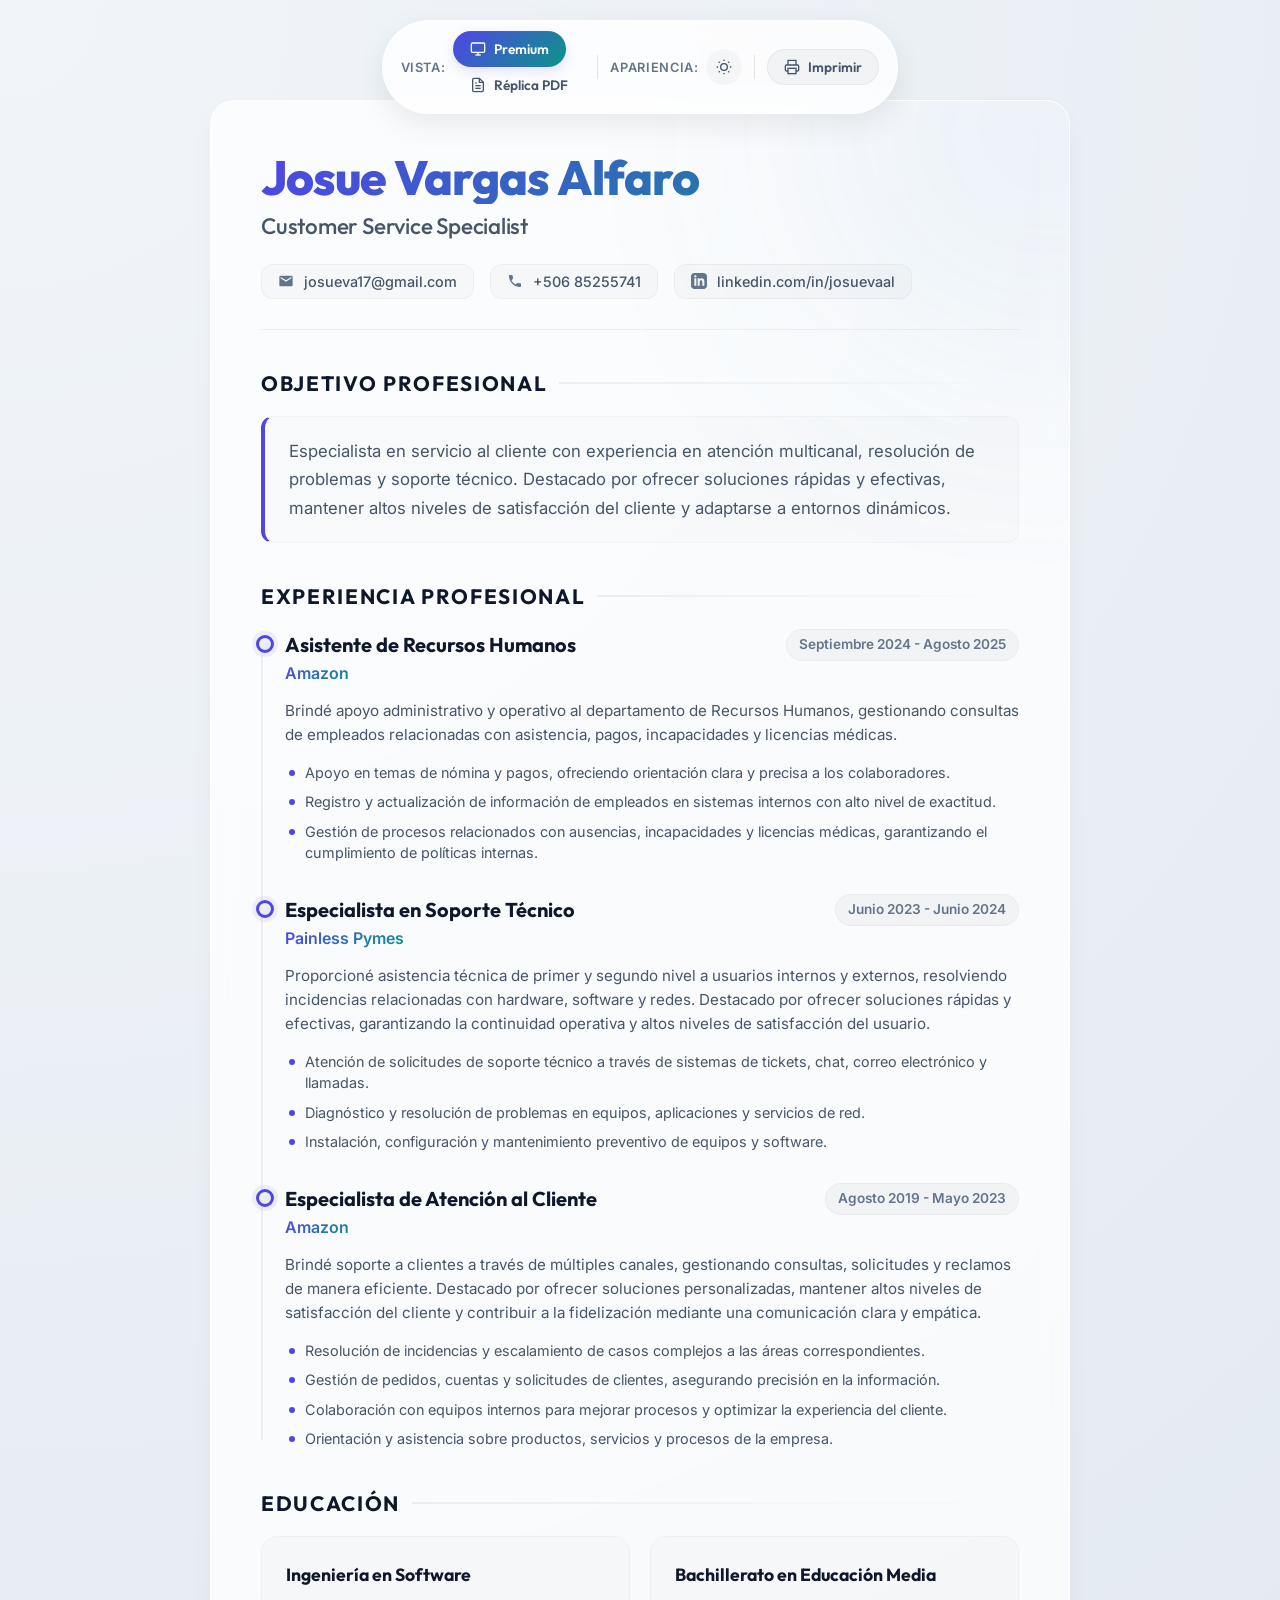
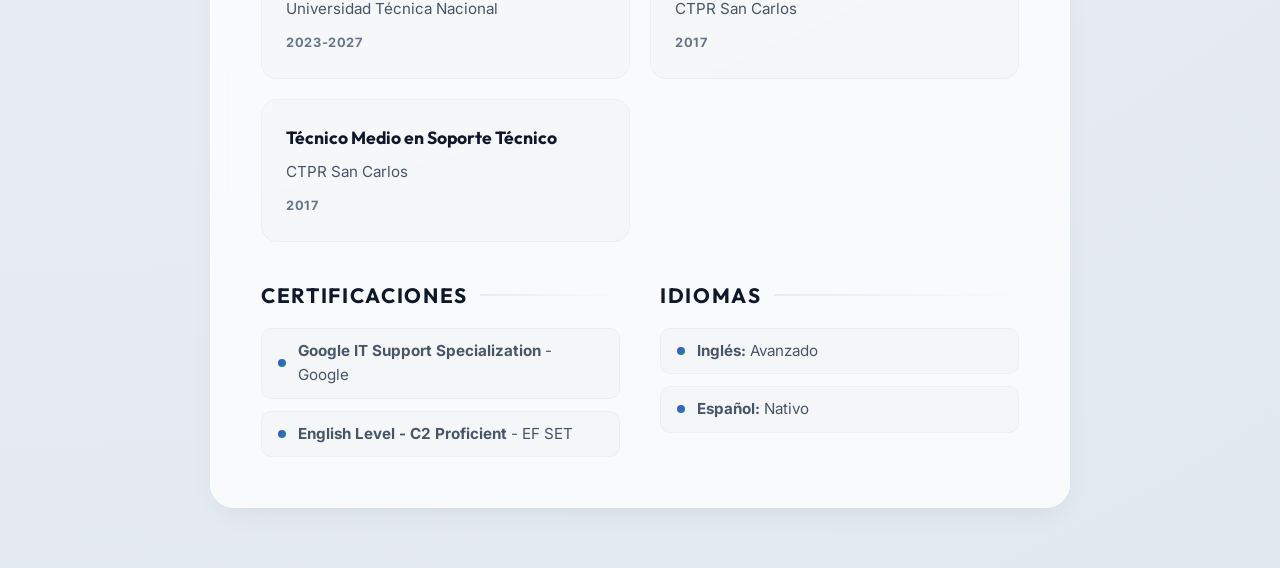
<file: clases/clase-03/index.html>
<!DOCTYPE html>
<html lang="es">
<head>
    <meta charset="UTF-8">
    <meta name="viewport" content="width=device-width, initial-scale=1.0">
    <title>Josue Vargas Alfaro - Curriculum Vitae</title>
    <meta name="description" content="Curriculum Vitae de Josue Vargas Alfaro - Customer Service Specialist. Experiencia en servicio al cliente, soporte técnico y recursos humanos.">
    <!-- Google Fonts -->
    <link rel="preconnect" href="https://fonts.googleapis.com">
    <link rel="preconnect" href="https://fonts.gstatic.com" crossorigin>
    <link href="https://fonts.googleapis.com/css2?family=Inter:wght@300;400;500;600;700&family=Outfit:wght@400;500;600;700;800&display=swap" rel="stylesheet">
    <!-- Main Stylesheet -->
    <link rel="stylesheet" href="styles.css">
</head>
<body>

    <!-- Theme and Layout Controls (Floating Dashboard) -->
    <div class="control-panel" id="controlPanel">
        <div class="control-group">
            <span class="control-label">Vista:</span>
            <div class="toggle-buttons">
                <button id="btnWebMode" class="btn-toggle active" title="Vista web interactiva moderna">
                    <svg class="icon" viewBox="0 0 24 24" fill="none" stroke="currentColor" stroke-width="2">
                        <rect x="2" y="3" width="20" height="14" rx="2" ry="2"></rect>
                        <line x1="8" y1="21" x2="16" y2="21"></line>
                        <line x1="12" y1="17" x2="12" y2="21"></line>
                    </svg>
                    <span>Premium</span>
                </button>
                <button id="btnPdfMode" class="btn-toggle" title="Réplica exacta del PDF original">
                    <svg class="icon" viewBox="0 0 24 24" fill="none" stroke="currentColor" stroke-width="2">
                        <path d="M14 2H6a2 2 0 0 0-2 2v16a2 2 0 0 0 2 2h12a2 2 0 0 0 2-2V8z"></path>
                        <polyline points="14 2 14 8 20 8"></polyline>
                        <line x1="16" y1="13" x2="8" y2="13"></line>
                        <line x1="16" y1="17" x2="8" y2="17"></line>
                        <polyline points="10 9 9 9 8 9"></polyline>
                    </svg>
                    <span>Réplica PDF</span>
                </button>
            </div>
        </div>
        <div class="control-divider"></div>
        <div class="control-group">
            <span class="control-label">Apariencia:</span>
            <button id="btnThemeToggle" class="btn-theme" title="Alternar Modo Oscuro/Claro">
                <svg class="icon icon-sun" viewBox="0 0 24 24" fill="none" stroke="currentColor" stroke-width="2">
                    <circle cx="12" cy="12" r="5"></circle>
                    <line x1="12" y1="1" x2="12" y2="3"></line>
                    <line x1="12" y1="21" x2="12" y2="23"></line>
                    <line x1="4.22" y1="4.22" x2="5.64" y2="5.64"></line>
                    <line x1="18.36" y1="18.36" x2="19.78" y2="19.78"></line>
                    <line x1="1" y1="12" x2="3" y2="12"></line>
                    <line x1="21" y1="12" x2="23" y2="12"></line>
                    <line x1="4.22" y1="19.78" x2="5.64" y2="18.36"></line>
                    <line x1="18.36" y1="5.64" x2="19.78" y2="4.22"></line>
                </svg>
                <svg class="icon icon-moon" viewBox="0 0 24 24" fill="none" stroke="currentColor" stroke-width="2" style="display: none;">
                    <path d="M21 12.79A9 9 0 1 1 11.21 3 7 7 0 0 0 21 12.79z"></path>
                </svg>
            </button>
        </div>
        <div class="control-divider"></div>
        <button id="btnPrint" class="btn-action" title="Imprimir o guardar como PDF">
            <svg class="icon" viewBox="0 0 24 24" fill="none" stroke="currentColor" stroke-width="2">
                <polyline points="6 9 6 2 18 2 18 9"></polyline>
                <path d="M6 18H4a2 2 0 0 1-2-2v-5a2 2 0 0 1 2-2h16a2 2 0 0 1 2 2v5a2 2 0 0 1-2 2h-2"></path>
                <rect x="6" y="14" width="12" height="8"></rect>
            </svg>
            <span>Imprimir</span>
        </button>
    </div>

    <!-- Main CV Workspace -->
    <main class="cv-wrapper">
        <div class="cv-container mode-web" id="cvContainer">
            
            <!-- Resume Header -->
            <header class="cv-header">
                <div class="header-main animate-fade-in">
                    <h1 class="name">Josue Vargas Alfaro</h1>
                    <p class="title">Customer Service Specialist</p>
                </div>
                
                <!-- Contact Row -->
                <div class="contact-bar animate-fade-in delay-1">
                    <div class="contact-item" id="contactEmail" data-copy="josueva17@gmail.com" title="Haga clic para copiar">
                        <div class="icon-wrapper">
                            <svg class="contact-icon" viewBox="0 0 24 24" fill="currentColor">
                                <path d="M20 4H4c-1.1 0-1.99.9-1.99 2L2 18c0 1.1.9 2 2 2h16c1.1 0 2-.9 2-2V6c0-1.1-.9-2-2-2zm0 4l-8 5-8-5V6l8 5 8-5v2z"/>
                            </svg>
                        </div>
                        <span class="contact-text">josueva17@gmail.com</span>
                        <span class="copy-badge">Copiado</span>
                    </div>

                    <div class="contact-item" id="contactPhone" data-copy="+506 85255741" title="Haga clic para copiar">
                        <div class="icon-wrapper">
                            <svg class="contact-icon" viewBox="0 0 24 24" fill="currentColor">
                                <path d="M6.62 10.79c1.44 2.83 3.76 5.14 6.59 6.59l2.2-2.2c.27-.27.67-.36 1.02-.24 1.12.37 2.33.57 3.57.57.55 0 1 .45 1 1V20c0 .55-.45 1-1 1-9.39 0-17-7.61-17-17 0-.55.45-1 1-1h3.5c.55 0 1 .45 1 1 0 1.25.2 2.45.57 3.57.11.35.03.74-.25 1.02l-2.2 2.2z"/>
                            </svg>
                        </div>
                        <span class="contact-text">+506 85255741</span>
                        <span class="copy-badge">Copiado</span>
                    </div>

                    <a href="https://www.linkedin.com/in/josuevaal" target="_blank" rel="noopener noreferrer" class="contact-item link-item" title="Ver perfil de LinkedIn">
                        <div class="icon-wrapper">
                            <svg class="contact-icon" viewBox="0 0 24 24" fill="currentColor">
                                <path d="M19 0h-14c-2.761 0-5 2.239-5 5v14c0 2.761 2.239 5 5 5h14c2.762 0 5-2.239 5-5v-14c0-2.761-2.238-5-5-5zm-11 19h-3v-11h3v11zm-1.5-12.268c-.966 0-1.75-.779-1.75-1.75s.784-1.75 1.75-1.75 1.75.779 1.75 1.75-.784 1.75-1.75 1.75zm13.5 12.268h-3v-5.604c0-3.368-4-3.113-4 0v5.604h-3v-11h3v1.765c1.396-2.586 7-2.777 7 2.476v6.759z"/>
                            </svg>
                        </div>
                        <span class="contact-text">linkedin.com/in/josuevaal</span>
                    </a>
                </div>
            </header>

            <!-- Objective Section -->
            <section class="cv-section animate-fade-in delay-2">
                <h2 class="section-title">Objetivo Profesional</h2>
                <div class="section-content objective-box">
                    <p>Especialista en servicio al cliente con experiencia en atención multicanal, resolución de problemas y soporte técnico. Destacado por ofrecer soluciones rápidas y efectivas, mantener altos niveles de satisfacción del cliente y adaptarse a entornos dinámicos.</p>
                </div>
            </section>

            <!-- Experience Section -->
            <section class="cv-section animate-fade-in delay-3">
                <h2 class="section-title">Experiencia Profesional</h2>
                <div class="section-content timeline">
                    
                    <!-- Job Card 1 -->
                    <div class="job-card">
                        <div class="job-header">
                            <div class="job-main">
                                <h3 class="job-role">Asistente de Recursos Humanos</h3>
                                <span class="job-company">Amazon</span>
                            </div>
                            <span class="job-date">Septiembre 2024 - Agosto 2025</span>
                        </div>
                        <p class="job-description">Brindé apoyo administrativo y operativo al departamento de Recursos Humanos, gestionando consultas de empleados relacionadas con asistencia, pagos, incapacidades y licencias médicas.</p>
                        <ul class="job-bullets">
                            <li>Apoyo en temas de nómina y pagos, ofreciendo orientación clara y precisa a los colaboradores.</li>
                            <li>Registro y actualización de información de empleados en sistemas internos con alto nivel de exactitud.</li>
                            <li>Gestión de procesos relacionados con ausencias, incapacidades y licencias médicas, garantizando el cumplimiento de políticas internas.</li>
                        </ul>
                    </div>

                    <!-- Job Card 2 -->
                    <div class="job-card">
                        <div class="job-header">
                            <div class="job-main">
                                <h3 class="job-role">Especialista en Soporte Técnico</h3>
                                <span class="job-company">Painless Pymes</span>
                            </div>
                            <span class="job-date">Junio 2023 - Junio 2024</span>
                        </div>
                        <p class="job-description">Proporcioné asistencia técnica de primer y segundo nivel a usuarios internos y externos, resolviendo incidencias relacionadas con hardware, software y redes. Destacado por ofrecer soluciones rápidas y efectivas, garantizando la continuidad operativa y altos niveles de satisfacción del usuario.</p>
                        <ul class="job-bullets">
                            <li>Atención de solicitudes de soporte técnico a través de sistemas de tickets, chat, correo electrónico y llamadas.</li>
                            <li>Diagnóstico y resolución de problemas en equipos, aplicaciones y servicios de red.</li>
                            <li>Instalación, configuración y mantenimiento preventivo de equipos y software.</li>
                        </ul>
                    </div>

                    <!-- Job Card 3 -->
                    <div class="job-card">
                        <div class="job-header">
                            <div class="job-main">
                                <h3 class="job-role">Especialista de Atención al Cliente</h3>
                                <span class="job-company">Amazon</span>
                            </div>
                            <span class="job-date">Agosto 2019 - Mayo 2023</span>
                        </div>
                        <p class="job-description">Brindé soporte a clientes a través de múltiples canales, gestionando consultas, solicitudes y reclamos de manera eficiente. Destacado por ofrecer soluciones personalizadas, mantener altos niveles de satisfacción del cliente y contribuir a la fidelización mediante una comunicación clara y empática.</p>
                        <ul class="job-bullets">
                            <li>Resolución de incidencias y escalamiento de casos complejos a las áreas correspondientes.</li>
                            <li>Gestión de pedidos, cuentas y solicitudes de clientes, asegurando precisión en la información.</li>
                            <li>Colaboración con equipos internos para mejorar procesos y optimizar la experiencia del cliente.</li>
                            <li>Orientación y asistencia sobre productos, servicios y procesos de la empresa.</li>
                        </ul>
                    </div>

                </div>
            </section>

            <!-- Education Section -->
            <section class="cv-section animate-fade-in delay-4">
                <h2 class="section-title">Educación</h2>
                <div class="section-content education-grid">
                    
                    <div class="edu-card">
                        <h3 class="edu-degree">Ingeniería en Software</h3>
                        <p class="edu-school">Universidad Técnica Nacional</p>
                        <span class="edu-date">2023-2027</span>
                    </div>

                    <div class="edu-card">
                        <h3 class="edu-degree">Bachillerato en Educación Media</h3>
                        <p class="edu-school">CTPR San Carlos</p>
                        <span class="edu-date">2017</span>
                    </div>

                    <div class="edu-card">
                        <h3 class="edu-degree">Técnico Medio en Soporte Técnico</h3>
                        <p class="edu-school">CTPR San Carlos</p>
                        <span class="edu-date">2017</span>
                    </div>

                </div>
            </section>

            <!-- Double Column for Certifications & Languages (Interactive view merges or layouts beautifully) -->
            <div class="details-row animate-fade-in delay-5">
                
                <!-- Certifications Section -->
                <section class="cv-section section-half">
                    <h2 class="section-title">Certificaciones</h2>
                    <div class="section-content">
                        <ul class="styled-list certs-list">
                            <li>
                                <div class="list-bullet"></div>
                                <span class="list-text"><strong>Google IT Support Specialization</strong> - Google</span>
                            </li>
                            <li>
                                <div class="list-bullet"></div>
                                <span class="list-text"><strong>English Level - C2 Proficient</strong> - EF SET</span>
                            </li>
                        </ul>
                    </div>
                </section>

                <!-- Languages Section -->
                <section class="cv-section section-half">
                    <h2 class="section-title">Idiomas</h2>
                    <div class="section-content">
                        <ul class="styled-list languages-list">
                            <li>
                                <div class="list-bullet"></div>
                                <span class="list-text"><strong>Inglés:</strong> Avanzado</span>
                            </li>
                            <li>
                                <div class="list-bullet"></div>
                                <span class="list-text"><strong>Español:</strong> Nativo</span>
                            </li>
                        </ul>
                    </div>
                </section>

            </div>

        </div>
    </main>

    <!-- Interactive script -->
    <script src="script.js"></script>
</body>
</html>
</file>
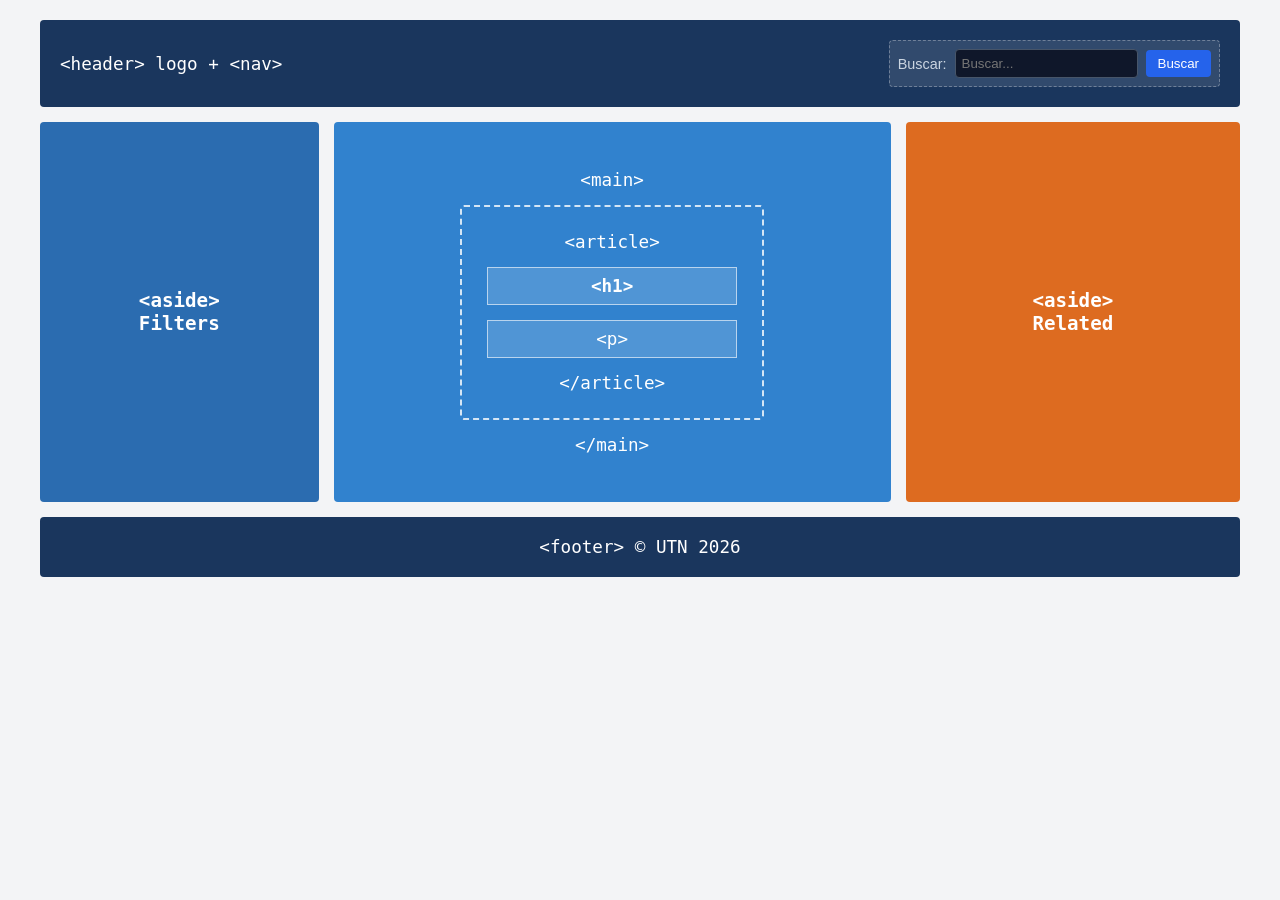
<file: clases/clase-03/workshop_semantico.html>
<!DOCTYPE html>
<html lang="es">
<head>
  <meta charset="UTF-8">
  <meta name="viewport" content="width=device-width, initial-scale=1.0">
  <title>Del wireframe al HTML semántico</title>
  <style>
    /* ==========================================
       ESTILOS GENERALES
       ========================================== */
    body {
      font-family: Arial, sans-serif;
      margin: 0;
      padding: 20px;
      background-color: #f3f4f6;
      color: #334155;
    }

    .container {
      max-width: 1200px;
      margin: 0 auto;
      display: flex;
      flex-direction: column;
      gap: 15px;
    }



    /* ==========================================
       1. HEADER SEMÁNTICO (Color Azul Oscuro)
       ========================================== */
    header {
      background-color: #1a365d; /* Azul oscuro del wireframe */
      color: #ffffff;
      padding: 20px;
      border-radius: 4px;
      display: flex;
      justify-content: space-between;
      align-items: center;
      min-height: 80px;
      box-sizing: border-box;
      font-family: monospace;
      font-size: 1.1rem;
    }

    .header-label {
      display: flex;
      align-items: center;
      gap: 10px;
    }

    /* Formulario de búsqueda (Instrucción del taller) */
    .search-form {
      display: flex;
      gap: 8px;
      align-items: center;
      font-family: sans-serif;
      font-size: 0.9rem;
      background-color: rgba(255, 255, 255, 0.1);
      padding: 8px;
      border-radius: 4px;
      border: 1px dashed rgba(255, 255, 255, 0.3);
    }

    .search-form label {
      color: #cbd5e1;
    }

    .search-form input[type="search"] {
      padding: 6px;
      border-radius: 4px;
      border: 1px solid #475569;
      background-color: #0f172a;
      color: white;
    }

    .search-form button {
      padding: 6px 12px;
      background-color: #2563eb;
      color: white;
      border: none;
      border-radius: 4px;
      cursor: pointer;
    }

    .search-form button:hover {
      background-color: #1d4ed8;
    }

    /* ==========================================
       DISTRIBUCIÓN EN TRES COLUMNAS (GRID)
       ========================================== */
    .columns {
      display: grid;
      grid-template-columns: 1fr 2fr 1.2fr;
      gap: 15px;
      min-height: 380px;
    }

    /* ==========================================
       2. ASIDE FILTROS (Azul)
       ========================================== */
    aside.filters {
      background-color: #2b6cb0; /* Azul del wireframe */
      color: #ffffff;
      padding: 20px;
      border-radius: 4px;
      display: flex;
      justify-content: center;
      align-items: center;
      text-align: center;
      font-family: monospace;
      font-size: 1.2rem;
      font-weight: bold;
    }

    /* ==========================================
       3. MAIN + ARTICLE (Azul Claro)
       ========================================== */
    main {
      background-color: #3182ce; /* Azul claro del wireframe */
      color: #ffffff;
      padding: 20px;
      border-radius: 4px;
      display: flex;
      flex-direction: column;
      justify-content: center;
      align-items: center;
      font-family: monospace;
      font-size: 1.1rem;
      gap: 15px;
    }

    article {
      border: 2px dashed rgba(255, 255, 255, 0.8);
      padding: 25px;
      border-radius: 4px;
      text-align: center;
      display: flex;
      flex-direction: column;
      gap: 15px;
      min-width: 250px;
    }

    article h1 {
      border: 1px solid rgba(255, 255, 255, 0.6);
      padding: 8px;
      margin: 0;
      font-size: 1.1rem;
      background-color: rgba(255, 255, 255, 0.15);
    }

    article p {
      border: 1px solid rgba(255, 255, 255, 0.6);
      padding: 8px;
      margin: 0;
      font-size: 1.1rem;
      background-color: rgba(255, 255, 255, 0.15);
    }

    /* ==========================================
       4. ASIDE RELACIONADOS (Naranja)
       ========================================== */
    aside.related {
      background-color: #dd6b20; /* Naranja del wireframe */
      color: #ffffff;
      padding: 20px;
      border-radius: 4px;
      display: flex;
      justify-content: center;
      align-items: center;
      text-align: center;
      font-family: monospace;
      font-size: 1.2rem;
      font-weight: bold;
    }

    /* ==========================================
       5. FOOTER SEMÁNTICO (Pie de Página - Azul Oscuro)
       ========================================== */
    footer {
      background-color: #1a365d; /* Azul oscuro del wireframe */
      color: #ffffff;
      padding: 20px;
      border-radius: 4px;
      text-align: center;
      font-family: monospace;
      font-size: 1.1rem;
      min-height: 60px;
      display: flex;
      justify-content: center;
      align-items: center;
      box-sizing: border-box;
    }


  </style>
</head>
<body>

  <div class="container">


    <!-- HEADER SEMÁNTICO -->
    <header>
      <div class="header-label">
        &lt;header&gt; logo + &lt;nav&gt;
      </div>
      
      <!-- Formulario de búsqueda (Instrucción 2) -->
      <form class="search-form" action="#" method="GET">
        <label for="search-input">Buscar:</label>
        <input type="search" id="search-input" name="q" placeholder="Buscar..." required>
        <button type="submit">Buscar</button>
      </form>
    </header>

    <!-- CONTENEDOR EN TRES COLUMNAS -->
    <div class="columns">
      
      <!-- ASIDE FILTROS -->
      <aside class="filters">
        &lt;aside&gt;<br>Filters
      </aside>

      <!-- MAIN CONTENIDO PRINCIPAL -->
      <main>
        &lt;main&gt;
        <article>
          &lt;article&gt;
          <h1>&lt;h1&gt;</h1>
          <p>&lt;p&gt;</p>
          &lt;/article&gt;
        </article>
        &lt;/main&gt;
      </main>

      <!-- ASIDE RELACIONADOS -->
      <aside class="related">
        &lt;aside&gt;<br>Related
      </aside>

    </div>

    <!-- FOOTER SEMÁNTICO -->
    <footer>
      &lt;footer&gt; © UTN 2026
    </footer>



  </div>

</body>
</html>
</file>
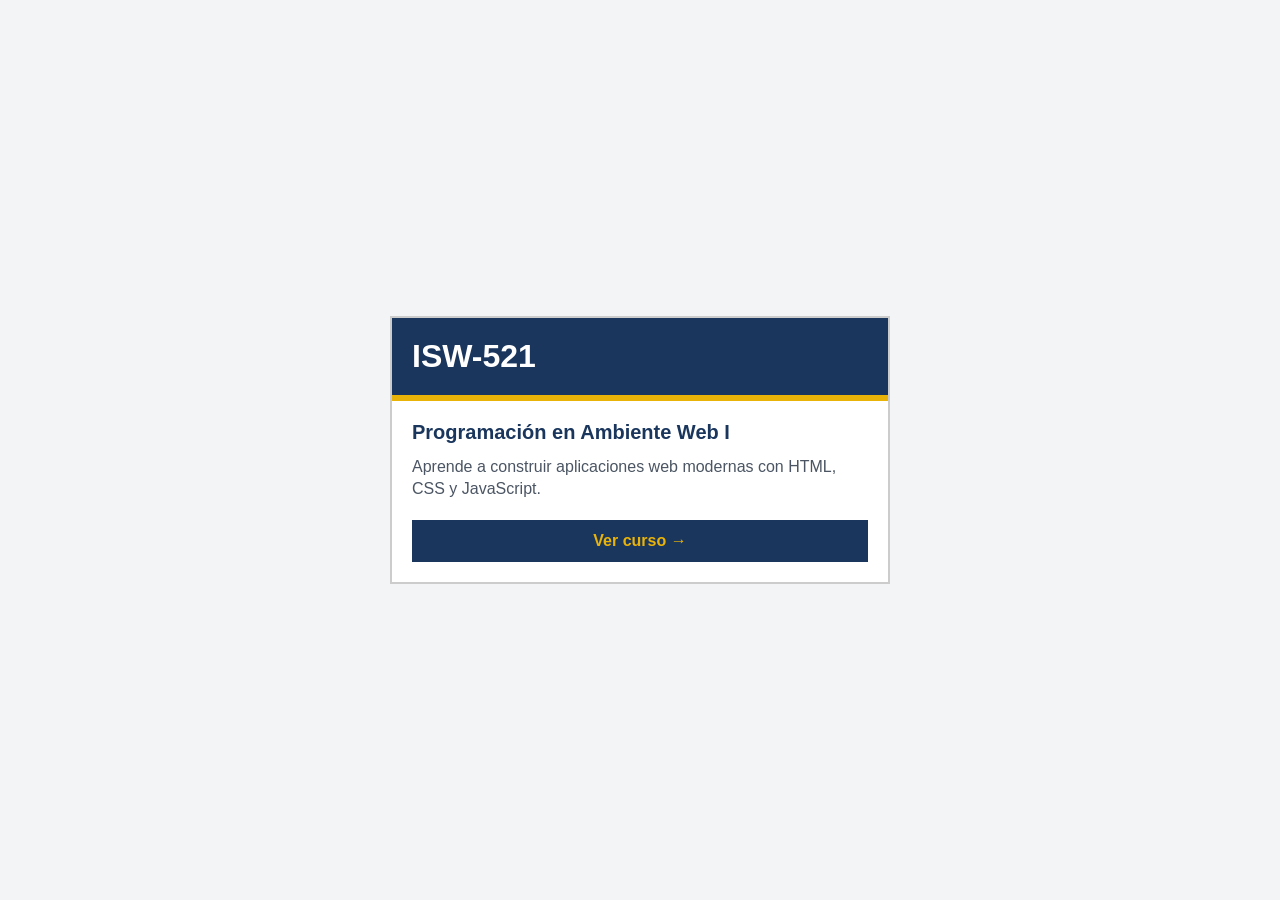
<file: clases/clase-06/tarjeta.html>
<!DOCTYPE html>
<html lang="es">
<head>
  <meta charset="UTF-8">
  <title>Tarjeta ISW-521</title>
  <style>

    * {
      box-sizing: border-box;
      margin: 0;
      padding: 0;
    }

    body {
      font-family: Arial, sans-serif;
      background-color: #f3f4f6;
      display: flex;
      justify-content: center;
      align-items: center;
      min-height: 100vh;
    }

    .card {
      width: 500px;
      margin: 16px;
      border: 2px solid #ccc;
      background-color: #ffffff;
    }

    .card-header {
      background-color: #1a365d;
      color: #ffffff;
      padding: 20px;
      font-size: 32px;
      font-weight: bold;
    }

    .card-separator {
      height: 6px;
      background-color: #eab308;
    }

    .card-body {
      padding: 20px;
    }

    .card-title {
      color: #1a365d;
      font-size: 20px;
      font-weight: bold;
      margin-bottom: 12px;
    }

    .card-text {
      color: #4b5563;
      font-size: 16px;
      margin-bottom: 20px;
      line-height: 1.4;
    }

    .card-button {
      display: block;
      width: 100%;
      background-color: #1a365d;
      color: #eab308;
      text-align: center;
      padding: 12px;
      text-decoration: none;
      font-weight: bold;
      border: none;
      font-size: 16px;
      cursor: pointer;
    }
  </style>
</head>
<body>

  <div class="card">
    <div class="card-header">
      ISW-521
    </div>
    <div class="card-separator"></div>
    <div class="card-body">
      <div class="card-title">Programación en Ambiente Web I</div>
      <p class="card-text">Aprende a construir aplicaciones web modernas con HTML, CSS y JavaScript.</p>
      <a href="#" class="card-button">Ver curso &rarr;</a>
    </div>
  </div>

</body>
</html>
</file>
<file: clases/clase-03/styles.css>
/* ==========================================================================
   DESIGN SYSTEM & VARIABLES
   ========================================================================== */
:root {
    /* Fonts */
    --font-heading: 'Outfit', 'Inter', -apple-system, sans-serif;
    --font-body: 'Inter', -apple-system, sans-serif;

    /* Light Theme (Interactive Mode) */
    --bg-app-light: radial-gradient(circle at 0% 0%, #f1f5f9 0%, #e2e8f0 100%);
    --bg-card-light: rgba(255, 255, 255, 0.75);
    --border-card-light: rgba(255, 255, 255, 0.6);
    --text-primary-light: #0f172a;
    --text-secondary-light: #475569;
    --text-muted-light: #64748b;
    --primary-gradient-light: linear-gradient(135deg, #4f46e5 0%, #0d9488 100%);
    --accent-glow-light: rgba(79, 70, 229, 0.15);
    --shadow-light: 0 10px 30px -10px rgba(15, 23, 42, 0.08), 0 1px 3px rgba(15, 23, 42, 0.02);

    /* Dark Theme (Interactive Mode) */
    --bg-app-dark: #070a13;
    --bg-app-gradient-dark: radial-gradient(circle at 10% 20%, #0c1122 0%, #070a13 90%);
    --bg-card-dark: rgba(15, 23, 42, 0.65);
    --border-card-dark: rgba(255, 255, 255, 0.06);
    --text-primary-dark: #f8fafc;
    --text-secondary-dark: #cbd5e1;
    --text-muted-dark: #94a3b8;
    --primary-gradient-dark: linear-gradient(135deg, #8b5cf6 0%, #06b6d4 100%);
    --accent-glow-dark: rgba(139, 92, 246, 0.25);
    --shadow-dark: 0 20px 40px -15px rgba(0, 0, 0, 0.5), 0 1px 5px rgba(255, 255, 255, 0.02);

    /* Default Theme Selection Variables */
    --bg-app: var(--bg-app-light);
    --bg-card: var(--bg-card-light);
    --border-card: var(--border-card-light);
    --text-primary: var(--text-primary-light);
    --text-secondary: var(--text-secondary-light);
    --text-muted: var(--text-muted-light);
    --primary-gradient: var(--primary-gradient-light);
    --accent-glow: var(--accent-glow-light);
    --shadow-ui: var(--shadow-light);
    --backdrop-blur: blur(12px);

    /* Standard PDF Replica Styles */
    --pdf-bg: #ffffff;
    --pdf-text-main: #000000;
    --pdf-text-gray: #4b5563;
    --pdf-line: #000000;
    --pdf-bullet: #000000;
    --pdf-font: Arial, Helvetica, sans-serif;
}

/* Dark Theme Switcher */
body.dark-theme {
    --bg-app: var(--bg-app-gradient-dark);
    --bg-card: var(--bg-card-dark);
    --border-card: var(--border-card-dark);
    --text-primary: var(--text-primary-dark);
    --text-secondary: var(--text-secondary-dark);
    --text-muted: var(--text-muted-dark);
    --primary-gradient: var(--primary-gradient-dark);
    --accent-glow: var(--accent-glow-dark);
    --shadow-ui: var(--shadow-dark);
}

/* ==========================================================================
   GLOBAL RESET & INITIAL SETUP
   ========================================================================== */
* {
    margin: 0;
    padding: 0;
    box-sizing: border-box;
}

html {
    scroll-behavior: smooth;
}

body {
    font-family: var(--font-body);
    background: var(--bg-app);
    color: var(--text-primary);
    min-height: 100vh;
    display: flex;
    flex-direction: column;
    align-items: center;
    transition: background 0.4s ease, color 0.4s ease;
    overflow-x: hidden;
}

/* ==========================================================================
   CONTROL PANEL (FLOATING DASHBOARD)
   ========================================================================== */
.control-panel {
    position: fixed;
    top: 20px;
    z-index: 100;
    display: flex;
    align-items: center;
    gap: 12px;
    padding: 10px 18px;
    background: rgba(255, 255, 255, 0.8);
    border: 1px solid rgba(255, 255, 255, 0.5);
    border-radius: 50px;
    box-shadow: 0 10px 30px rgba(0, 0, 0, 0.08), inset 0 1px 0 rgba(255, 255, 255, 0.4);
    backdrop-filter: blur(10px);
    transition: all 0.3s cubic-bezier(0.4, 0, 0.2, 1);
}

body.dark-theme .control-panel {
    background: rgba(15, 23, 42, 0.8);
    border: 1px solid rgba(255, 255, 255, 0.08);
    box-shadow: 0 10px 30px rgba(0, 0, 0, 0.3), inset 0 1px 0 rgba(255, 255, 255, 0.05);
}

.control-group {
    display: flex;
    align-items: center;
    gap: 8px;
}

.control-label {
    font-size: 0.8rem;
    font-weight: 600;
    text-transform: uppercase;
    letter-spacing: 0.05em;
    color: var(--text-muted);
}

.control-divider {
    width: 1px;
    height: 24px;
    background: rgba(0, 0, 0, 0.1);
}

body.dark-theme .control-divider {
    background: rgba(255, 255, 255, 0.1);
}

/* Buttons */
.btn-toggle, .btn-theme, .btn-action {
    display: flex;
    align-items: center;
    justify-content: center;
    gap: 8px;
    padding: 8px 16px;
    border: 1px solid transparent;
    border-radius: 30px;
    cursor: pointer;
    font-family: var(--font-heading);
    font-size: 0.85rem;
    font-weight: 600;
    transition: all 0.25s cubic-bezier(0.4, 0, 0.2, 1);
    color: var(--text-secondary);
    background: transparent;
}

.btn-theme {
    padding: 8px;
    width: 36px;
    height: 36px;
    border-radius: 50%;
    background: rgba(0, 0, 0, 0.03);
}

body.dark-theme .btn-theme {
    background: rgba(255, 255, 255, 0.05);
}

.btn-toggle:hover, .btn-theme:hover, .btn-action:hover {
    color: var(--text-primary);
    background: rgba(0, 0, 0, 0.05);
}

body.dark-theme .btn-toggle:hover, 
body.dark-theme .btn-theme:hover, 
body.dark-theme .btn-action:hover {
    color: var(--text-primary);
    background: rgba(255, 255, 255, 0.08);
}

.btn-toggle.active {
    background: var(--primary-gradient);
    color: white;
    border-color: transparent;
    box-shadow: 0 4px 12px var(--accent-glow);
}

.btn-action {
    background: rgba(0, 0, 0, 0.04);
    border-color: rgba(0, 0, 0, 0.05);
}

body.dark-theme .btn-action {
    background: rgba(255, 255, 255, 0.06);
    border-color: rgba(255, 255, 255, 0.05);
}

.btn-action:hover {
    transform: translateY(-1px);
    box-shadow: 0 4px 12px rgba(0,0,0,0.05);
}

.icon {
    width: 16px;
    height: 16px;
}

/* ==========================================================================
   CV WRAPPER & CONTAINER
   ========================================================================== */
.cv-wrapper {
    width: 100%;
    max-width: 900px;
    margin-top: 100px;
    margin-bottom: 60px;
    padding: 0 20px;
    display: flex;
    justify-content: center;
}

/* ==========================================================================
   SKIN 1: INTERACTIVE PREMIUM PORTFOLIO MODE (.mode-web)
   ========================================================================== */
.cv-container.mode-web {
    width: 100%;
    background: var(--bg-card);
    border: 1px solid var(--border-card);
    border-radius: 24px;
    padding: 50px;
    box-shadow: var(--shadow-ui);
    backdrop-filter: var(--backdrop-blur);
    transition: all 0.4s ease;
    display: flex;
    flex-direction: column;
    gap: 40px;
    position: relative;
    overflow: hidden;
}

/* Background gradient orb decorations for premium feel */
.cv-container.mode-web::before {
    content: '';
    position: absolute;
    top: -150px;
    right: -150px;
    width: 350px;
    height: 350px;
    border-radius: 50%;
    background: var(--primary-gradient);
    filter: blur(140px);
    opacity: 0.15;
    z-index: -1;
    pointer-events: none;
}

/* Animated load effects */
.animate-fade-in {
    opacity: 0;
    transform: translateY(20px);
    animation: fadeInUp 0.8s cubic-bezier(0.16, 1, 0.3, 1) forwards;
}

.delay-1 { animation-delay: 0.1s; }
.delay-2 { animation-delay: 0.2s; }
.delay-3 { animation-delay: 0.3s; }
.delay-4 { animation-delay: 0.4s; }
.delay-5 { animation-delay: 0.5s; }

@keyframes fadeInUp {
    to {
        opacity: 1;
        transform: translateY(0);
    }
}

/* Header Web Styling */
.cv-container.mode-web .cv-header {
    border-bottom: 1px solid rgba(0, 0, 0, 0.05);
    padding-bottom: 30px;
}

body.dark-theme .cv-container.mode-web .cv-header {
    border-bottom: 1px solid rgba(255, 255, 255, 0.06);
}

.cv-container.mode-web .name {
    font-family: var(--font-heading);
    font-size: 3rem;
    font-weight: 800;
    letter-spacing: -0.02em;
    line-height: 1.1;
    background: var(--primary-gradient);
    -webkit-background-clip: text;
    -webkit-text-fill-color: transparent;
    margin-bottom: 8px;
}

.cv-container.mode-web .title {
    font-family: var(--font-heading);
    font-size: 1.4rem;
    font-weight: 500;
    color: var(--text-secondary);
    letter-spacing: -0.01em;
}

/* Contact Row */
.cv-container.mode-web .contact-bar {
    display: flex;
    flex-wrap: wrap;
    gap: 16px;
    margin-top: 24px;
}

.cv-container.mode-web .contact-item {
    display: flex;
    align-items: center;
    gap: 10px;
    padding: 8px 16px;
    background: rgba(0, 0, 0, 0.02);
    border: 1px solid rgba(0, 0, 0, 0.04);
    border-radius: 12px;
    cursor: pointer;
    text-decoration: none;
    color: var(--text-secondary);
    font-size: 0.9rem;
    font-weight: 500;
    transition: all 0.25s ease;
    position: relative;
}

body.dark-theme .cv-container.mode-web .contact-item {
    background: rgba(255, 255, 255, 0.02);
    border: 1px solid rgba(255, 255, 255, 0.04);
}

.cv-container.mode-web .contact-item:hover {
    background: rgba(0, 0, 0, 0.04);
    border-color: rgba(0, 0, 0, 0.08);
    transform: translateY(-2px);
    color: var(--text-primary);
}

body.dark-theme .cv-container.mode-web .contact-item:hover {
    background: rgba(255, 255, 255, 0.05);
    border-color: rgba(255, 255, 255, 0.08);
}

.cv-container.mode-web .contact-item.link-item:hover {
    box-shadow: 0 4px 12px var(--accent-glow);
    border-color: transparent;
    background: var(--primary-gradient);
    color: white;
}

.cv-container.mode-web .contact-item.link-item:hover .contact-icon {
    color: white;
}

.cv-container.mode-web .icon-wrapper {
    display: flex;
    align-items: center;
    justify-content: center;
}

.cv-container.mode-web .contact-icon {
    width: 16px;
    height: 16px;
    color: var(--text-muted);
    transition: color 0.25s ease;
}

/* Copy badges */
.copy-badge {
    position: absolute;
    bottom: 110%;
    left: 50%;
    transform: translateX(-50%) translateY(5px);
    background: #0f172a;
    color: #f8fafc;
    font-size: 0.75rem;
    padding: 4px 8px;
    border-radius: 6px;
    opacity: 0;
    pointer-events: none;
    transition: all 0.2s ease;
    white-space: nowrap;
    box-shadow: 0 4px 10px rgba(0,0,0,0.15);
}

body.dark-theme .copy-badge {
    background: #f8fafc;
    color: #0f172a;
}

.contact-item.copied .copy-badge {
    opacity: 1;
    transform: translateX(-50%) translateY(0);
}

/* Sections General */
.cv-container.mode-web .cv-section {
    display: flex;
    flex-direction: column;
    gap: 20px;
}

.cv-container.mode-web .section-title {
    font-family: var(--font-heading);
    font-size: 1.3rem;
    font-weight: 700;
    text-transform: uppercase;
    letter-spacing: 0.08em;
    color: var(--text-primary);
    display: flex;
    align-items: center;
    gap: 12px;
}

.cv-container.mode-web .section-title::after {
    content: '';
    flex: 1;
    height: 2px;
    background: linear-gradient(90deg, rgba(0,0,0,0.06) 0%, rgba(0,0,0,0) 100%);
}

body.dark-theme .cv-container.mode-web .section-title::after {
    background: linear-gradient(90deg, rgba(255,255,255,0.06) 0%, rgba(255,255,255,0) 100%);
}

.cv-container.mode-web .section-content {
    font-size: 1rem;
    line-height: 1.6;
    color: var(--text-secondary);
}

/* Professional Objective styling */
.cv-container.mode-web .objective-box {
    background: rgba(0, 0, 0, 0.01);
    border: 1px solid rgba(0, 0, 0, 0.03);
    border-left: 4px solid #4f46e5;
    padding: 20px 24px;
    border-radius: 12px;
    font-size: 1.05rem;
    line-height: 1.7;
}

body.dark-theme .cv-container.mode-web .objective-box {
    background: rgba(255, 255, 255, 0.01);
    border: 1px solid rgba(255, 255, 255, 0.02);
    border-left-color: #8b5cf6;
}

/* Timeline Experience styling */
.cv-container.mode-web .timeline {
    display: flex;
    flex-direction: column;
    gap: 30px;
    position: relative;
    padding-left: 24px;
}

.cv-container.mode-web .timeline::before {
    content: '';
    position: absolute;
    left: 0px;
    top: 10px;
    bottom: 10px;
    width: 2px;
    background: rgba(0, 0, 0, 0.05);
}

body.dark-theme .cv-container.mode-web .timeline::before {
    background: rgba(255, 255, 255, 0.06);
}

.job-card {
    position: relative;
}

/* Timeline dot */
.job-card::before {
    content: '';
    position: absolute;
    left: -29px;
    top: 6px;
    width: 12px;
    height: 12px;
    border-radius: 50%;
    background: var(--bg-app);
    border: 3px solid #4f46e5;
    box-shadow: 0 0 0 4px rgba(79, 70, 229, 0.08);
    transition: all 0.3s ease;
}

body.dark-theme .job-card::before {
    border-color: #06b6d4;
    box-shadow: 0 0 0 4px rgba(6, 182, 212, 0.08);
}

.job-card:hover::before {
    background: var(--primary-gradient);
    transform: scale(1.2);
}

.job-header {
    display: flex;
    justify-content: space-between;
    align-items: flex-start;
    flex-wrap: wrap;
    gap: 8px;
    margin-bottom: 12px;
}

.job-main {
    display: flex;
    flex-direction: column;
}

.job-role {
    font-family: var(--font-heading);
    font-size: 1.25rem;
    font-weight: 700;
    color: var(--text-primary);
}

.job-company {
    font-size: 1rem;
    font-weight: 600;
    background: var(--primary-gradient);
    -webkit-background-clip: text;
    -webkit-text-fill-color: transparent;
    width: fit-content;
}

.job-date {
    font-size: 0.85rem;
    font-weight: 600;
    color: var(--text-muted);
    padding: 4px 12px;
    background: rgba(0, 0, 0, 0.03);
    border-radius: 20px;
    border: 1px solid rgba(0, 0, 0, 0.03);
}

body.dark-theme .job-date {
    background: rgba(255, 255, 255, 0.03);
    border: 1px solid rgba(255, 255, 255, 0.03);
}

.job-description {
    font-size: 0.95rem;
    line-height: 1.6;
    margin-bottom: 14px;
}

.job-bullets {
    list-style: none;
    display: flex;
    flex-direction: column;
    gap: 8px;
}

.job-bullets li {
    font-size: 0.9rem;
    position: relative;
    padding-left: 20px;
    line-height: 1.5;
}

.job-bullets li::before {
    content: '';
    position: absolute;
    left: 4px;
    top: 8px;
    width: 6px;
    height: 6px;
    border-radius: 50%;
    background: #4f46e5;
}

body.dark-theme .job-bullets li::before {
    background: #8b5cf6;
}

/* Education styling */
.cv-container.mode-web .education-grid {
    display: grid;
    grid-template-columns: repeat(auto-fit, minmax(240px, 1fr));
    gap: 20px;
}

.edu-card {
    background: rgba(0, 0, 0, 0.015);
    border: 1px solid rgba(0, 0, 0, 0.03);
    border-radius: 16px;
    padding: 24px;
    transition: all 0.3s cubic-bezier(0.4, 0, 0.2, 1);
    display: flex;
    flex-direction: column;
    justify-content: space-between;
}

body.dark-theme .edu-card {
    background: rgba(255, 255, 255, 0.01);
    border: 1px solid rgba(255, 255, 255, 0.02);
}

.edu-card:hover {
    transform: translateY(-4px);
    box-shadow: var(--shadow-ui);
    border-color: rgba(79, 70, 229, 0.2);
}

body.dark-theme .edu-card:hover {
    border-color: rgba(139, 92, 246, 0.2);
}

.edu-degree {
    font-family: var(--font-heading);
    font-size: 1.1rem;
    font-weight: 700;
    color: var(--text-primary);
    margin-bottom: 8px;
}

.edu-school {
    font-size: 0.95rem;
    color: var(--text-secondary);
    margin-bottom: 12px;
}

.edu-date {
    font-size: 0.8rem;
    font-weight: 700;
    color: var(--text-muted);
    letter-spacing: 0.05em;
    text-transform: uppercase;
}

/* Details row (Certs + Languages) */
.cv-container.mode-web .details-row {
    display: grid;
    grid-template-columns: 1fr 1fr;
    gap: 40px;
}

@media (max-width: 768px) {
    .cv-container.mode-web .details-row {
        grid-template-columns: 1fr;
    }
}

.cv-container.mode-web .section-half {
    width: 100%;
}

.cv-container.mode-web .styled-list {
    list-style: none;
    display: flex;
    flex-direction: column;
    gap: 12px;
}

.cv-container.mode-web .styled-list li {
    display: flex;
    align-items: center;
    gap: 12px;
    padding: 10px 16px;
    background: rgba(0, 0, 0, 0.015);
    border: 1px solid rgba(0, 0, 0, 0.03);
    border-radius: 10px;
}

body.dark-theme .cv-container.mode-web .styled-list li {
    background: rgba(255, 255, 255, 0.01);
    border: 1px solid rgba(255, 255, 255, 0.02);
}

.list-bullet {
    width: 8px;
    height: 8px;
    border-radius: 50%;
    background: var(--primary-gradient);
    flex-shrink: 0;
}

.list-text {
    font-size: 0.95rem;
    color: var(--text-secondary);
}

/* ==========================================================================
   SKIN 2: CLASSIC A4 PDF REPLICA MODE (.mode-pdf)
   ========================================================================== */
.cv-container.mode-pdf {
    width: 210mm;
    min-height: 297mm;
    background: var(--pdf-bg);
    color: var(--pdf-text-main);
    box-shadow: 0 4px 20px rgba(0,0,0,0.06);
    padding: 20mm 20mm;
    font-family: var(--pdf-font);
    display: flex;
    flex-direction: column;
    gap: 20px;
    transition: all 0.3s ease;
    box-sizing: border-box;
}

/* Reset layout styling for PDF mode */
.cv-container.mode-pdf .cv-header {
    border: none;
    padding: 0;
    margin-bottom: 10px;
}

.cv-container.mode-pdf .name {
    font-size: 32px;
    font-weight: 700;
    color: var(--pdf-text-main);
    margin-bottom: 4px;
    letter-spacing: -0.5px;
}

.cv-container.mode-pdf .title {
    font-size: 16px;
    font-weight: 400;
    color: var(--pdf-text-gray);
    margin-bottom: 15px;
}

/* Contact bar layout in PDF: side by side row with inline icon shapes */
.cv-container.mode-pdf .contact-bar {
    display: flex;
    justify-content: flex-start;
    gap: 25px;
    margin-top: 15px;
    margin-bottom: 5px;
}

.cv-container.mode-pdf .contact-item {
    display: flex;
    align-items: center;
    gap: 8px;
    text-decoration: none;
    color: var(--pdf-text-main);
    font-size: 11px;
    font-weight: 400;
    cursor: default;
}

/* Contact row icons in PDF style - matching original icons */
.cv-container.mode-pdf .icon-wrapper {
    display: flex;
    align-items: center;
    justify-content: center;
    background: #374151; /* Dark grey squares matching original PDF */
    color: white;
    width: 16px;
    height: 16px;
    border-radius: 3px;
}

.cv-container.mode-pdf .contact-icon {
    width: 10px;
    height: 10px;
    color: white;
}

.cv-container.mode-pdf .copy-badge {
    display: none !important; /* Hide copy tooltips in PDF mode */
}

/* Sections PDF Replica */
.cv-container.mode-pdf .cv-section {
    display: flex;
    flex-direction: column;
    gap: 8px;
    margin-bottom: 10px;
}

.cv-container.mode-pdf .section-title {
    font-size: 13px;
    font-weight: 700;
    text-transform: uppercase;
    color: var(--pdf-text-main);
    letter-spacing: 0.5px;
    margin-bottom: 2px;
}

.cv-container.mode-pdf .section-title::after {
    display: none;
}

/* Dark horizontal line below section header */
.cv-container.mode-pdf .section-title::after {
    display: block;
    content: '';
    width: 100%;
    height: 1px;
    background: var(--pdf-line);
    margin-top: 4px;
}

.cv-container.mode-pdf .section-content {
    font-size: 11.5px;
    line-height: 1.5;
    color: var(--pdf-text-main);
}

.cv-container.mode-pdf .objective-box {
    background: none;
    border: none;
    padding: 0;
    border-radius: 0;
    font-size: 11.5px;
    line-height: 1.5;
}

/* PDF Timeline / Job layout */
.cv-container.mode-pdf .timeline {
    display: flex;
    flex-direction: column;
    gap: 16px;
    padding: 0;
}

.cv-container.mode-pdf .timeline::before {
    display: none; /* Hide interactive timeline vertical line */
}

.cv-container.mode-pdf .job-card {
    display: flex;
    flex-direction: column;
}

.cv-container.mode-pdf .job-card::before {
    display: none; /* Hide interactive timeline dots */
}

.cv-container.mode-pdf .job-header {
    display: flex;
    justify-content: space-between;
    align-items: baseline;
    margin-bottom: 4px;
}

.cv-container.mode-pdf .job-main {
    flex-direction: row;
    align-items: baseline;
    gap: 6px;
}

.cv-container.mode-pdf .job-role {
    font-size: 13px;
    font-weight: 700;
    color: #374151; /* Dark grey font */
}

.cv-container.mode-pdf .job-company {
    font-size: 12px;
    font-weight: 400;
    color: var(--pdf-text-gray);
    background: none;
    -webkit-background-clip: unset;
    -webkit-text-fill-color: initial;
}

.cv-container.mode-pdf .job-company::before {
    content: ' - ';
}

.cv-container.mode-pdf .job-date {
    font-size: 11px;
    font-weight: 400;
    color: var(--pdf-text-gray);
    padding: 0;
    background: none;
    border: none;
    border-radius: 0;
}

.cv-container.mode-pdf .job-date::before {
    content: ' | ';
}

/* Merge role company date row in original style: "Role [new line] Company | Date" */
.cv-container.mode-pdf .job-main {
    display: block;
}
.cv-container.mode-pdf .job-role {
    display: block;
    margin-bottom: 2px;
}
.cv-container.mode-pdf .job-company::before {
    content: '';
}
.cv-container.mode-pdf .job-company {
    display: inline;
    font-weight: 400;
    color: var(--pdf-text-gray);
}
.cv-container.mode-pdf .job-date {
    display: inline;
}

.cv-container.mode-pdf .job-description {
    font-size: 11.5px;
    line-height: 1.55;
    margin-bottom: 8px;
    color: var(--pdf-text-gray);
}

.cv-container.mode-pdf .job-bullets {
    display: flex;
    flex-direction: column;
    gap: 4px;
}

.cv-container.mode-pdf .job-bullets li {
    font-size: 11px;
    line-height: 1.5;
    padding-left: 15px;
    color: var(--pdf-text-gray);
}

.cv-container.mode-pdf .job-bullets li::before {
    content: '';
    position: absolute;
    left: 2px;
    top: 7px;
    width: 4px;
    height: 4px;
    border-radius: 50%;
    background: var(--pdf-bullet);
}

/* PDF Education columns */
.cv-container.mode-pdf .education-grid {
    display: grid;
    grid-template-columns: 1fr 1fr 1fr;
    gap: 15px;
}

.cv-container.mode-pdf .edu-card {
    background: none;
    border: none;
    border-radius: 0;
    padding: 0;
    display: block;
}

.cv-container.mode-pdf .edu-card:hover {
    transform: none;
    box-shadow: none;
    border-color: transparent;
}

.cv-container.mode-pdf .edu-degree {
    font-size: 11.5px;
    font-weight: 700;
    color: #374151;
    margin-bottom: 2px;
}

.cv-container.mode-pdf .edu-school {
    font-size: 10.5px;
    color: var(--pdf-text-gray);
    display: inline;
}

.cv-container.mode-pdf .edu-date {
    font-size: 10.5px;
    color: var(--pdf-text-gray);
    display: inline;
    text-transform: none;
    letter-spacing: normal;
    font-weight: 400;
}

.cv-container.mode-pdf .edu-date::before {
    content: ' (';
}
.cv-container.mode-pdf .edu-date::after {
    content: ')';
}

/* PDF Certifications and Languages rows */
.cv-container.mode-pdf .details-row {
    display: block; /* Section on top of each other, or kept in side-by-side but simplified */
}

.cv-container.mode-pdf .section-half {
    margin-bottom: 10px;
}

.cv-container.mode-pdf .styled-list {
    gap: 6px;
}

.cv-container.mode-pdf .styled-list li {
    display: list-item;
    padding: 0;
    background: none;
    border: none;
    border-radius: 0;
    margin-left: 15px;
}

.cv-container.mode-pdf .list-bullet {
    display: none;
}

.cv-container.mode-pdf .list-text {
    font-size: 11px;
    color: var(--pdf-text-gray);
}

/* Original Languages layout (Inglés: Avanzado, Español: Nativo side by side) */
.cv-container.mode-pdf .languages-list {
    display: flex;
    flex-direction: row;
    gap: 40px;
}

.cv-container.mode-pdf .languages-list li {
    display: list-item;
    margin-left: 15px;
}

/* Adjust sizes to fit clean A4 sheet page breaks */
@media (max-width: 900px) {
    .cv-container.mode-pdf {
        width: 100%;
        min-height: auto;
        padding: 30px;
    }
    .cv-container.mode-pdf .education-grid {
        grid-template-columns: 1fr;
        gap: 10px;
    }
}

/* ==========================================================================
   PRINT STYLES (@media print)
   ========================================================================== */
@media print {
    /* Hide UI panel */
    .control-panel {
        display: none !important;
    }

    body {
        background: white !important;
        color: black !important;
        padding: 0 !important;
        margin: 0 !important;
    }

    .cv-wrapper {
        margin: 0 !important;
        padding: 0 !important;
        max-width: 100% !important;
        width: 100% !important;
    }

    /* Force exact PDF mode view */
    .cv-container {
        width: 100% !important;
        min-height: auto !important;
        box-shadow: none !important;
        padding: 0 !important;
        background: white !important;
        color: black !important;
    }

    /* Apply all mode-pdf overrides natively */
    .cv-container {
        font-family: Arial, Helvetica, sans-serif !important;
    }

    .cv-container .cv-header {
        border: none !important;
        padding: 0 !important;
        margin-bottom: 5px !important;
    }

    .cv-container .name {
        font-size: 26pt !important;
        font-weight: bold !important;
        color: black !important;
        background: none !important;
        -webkit-background-clip: unset !important;
        -webkit-text-fill-color: initial !important;
        margin-bottom: 2pt !important;
    }

    .cv-container .title {
        font-size: 13pt !important;
        font-weight: normal !important;
        color: #4b5563 !important;
        margin-bottom: 10pt !important;
    }

    .cv-container .contact-bar {
        display: flex !important;
        flex-direction: row !important;
        justify-content: flex-start !important;
        gap: 20pt !important;
        margin-top: 10pt !important;
        margin-bottom: 5pt !important;
    }

    .cv-container .contact-item {
        display: flex !important;
        align-items: center !important;
        gap: 6pt !important;
        color: black !important;
        font-size: 9pt !important;
        text-decoration: none !important;
        background: none !important;
        border: none !important;
        padding: 0 !important;
    }

    .cv-container .icon-wrapper {
        background: #374151 !important;
        color: white !important;
        width: 12pt !important;
        height: 12pt !important;
        border-radius: 2px !important;
        -webkit-print-color-adjust: exact;
        print-color-adjust: exact;
    }

    .cv-container .contact-icon {
        width: 7pt !important;
        height: 7pt !important;
        color: white !important;
    }

    .cv-container .cv-section {
        display: flex !important;
        flex-direction: column !important;
        gap: 4pt !important;
        margin-bottom: 8pt !important;
        page-break-inside: avoid;
    }

    .cv-container .section-title {
        font-size: 10.5pt !important;
        font-weight: bold !important;
        text-transform: uppercase !important;
        color: black !important;
        letter-spacing: 0.5pt !important;
        margin-bottom: 1pt !important;
        display: block !important;
    }

    .cv-container .section-title::after {
        display: block !important;
        content: '' !important;
        width: 100% !important;
        height: 0.8pt !important;
        background: black !important;
        margin-top: 3pt !important;
    }

    .cv-container .objective-box {
        background: none !important;
        border: none !important;
        padding: 0 !important;
        font-size: 9pt !important;
        line-height: 1.4 !important;
        color: black !important;
    }

    .cv-container .timeline {
        display: flex !important;
        flex-direction: column !important;
        gap: 10pt !important;
        padding: 0 !important;
    }

    .cv-container .timeline::before,
    .cv-container .job-card::before {
        display: none !important;
    }

    .cv-container .job-card {
        page-break-inside: avoid;
    }

    .cv-container .job-main {
        display: block !important;
    }

    .cv-container .job-role {
        display: block !important;
        font-size: 10.5pt !important;
        font-weight: bold !important;
        color: #374151 !important;
        margin-bottom: 1pt !important;
    }

    .cv-container .job-company {
        display: inline !important;
        font-size: 9.5pt !important;
        color: #4b5563 !important;
        background: none !important;
        -webkit-background-clip: unset !important;
        -webkit-text-fill-color: initial !important;
    }

    .cv-container .job-date {
        display: inline !important;
        font-size: 9pt !important;
        color: #4b5563 !important;
        background: none !important;
        border: none !important;
        padding: 0 !important;
    }

    .cv-container .job-company::before {
        content: '';
    }

    .cv-container .job-date::before {
        content: ' | ' !important;
    }

    .cv-container .job-description {
        font-size: 9pt !important;
        line-height: 1.4 !important;
        margin-bottom: 5pt !important;
        color: #4b5563 !important;
    }

    .cv-container .job-bullets {
        gap: 3pt !important;
    }

    .cv-container .job-bullets li {
        font-size: 8.5pt !important;
        line-height: 1.35 !important;
        padding-left: 12pt !important;
        color: #4b5563 !important;
    }

    .cv-container .job-bullets li::before {
        content: '' !important;
        position: absolute !important;
        left: 2pt !important;
        top: 5pt !important;
        width: 3pt !important;
        height: 3pt !important;
        border-radius: 50% !important;
        background: black !important;
    }

    .cv-container .education-grid {
        display: grid !important;
        grid-template-columns: 1fr 1fr 1fr !important;
        gap: 12pt !important;
    }

    .cv-container .edu-card {
        background: none !important;
        border: none !important;
        padding: 0 !important;
        display: block !important;
    }

    .cv-container .edu-degree {
        font-size: 9pt !important;
        font-weight: bold !important;
        color: #374151 !important;
        margin-bottom: 1pt !important;
    }

    .cv-container .edu-school {
        font-size: 8.5pt !important;
        color: #4b5563 !important;
        display: inline !important;
    }

    .cv-container .edu-date {
        font-size: 8.5pt !important;
        color: #4b5563 !important;
        display: inline !important;
        text-transform: none !important;
        letter-spacing: normal !important;
    }

    .cv-container .edu-date::before {
        content: ' (' !important;
    }
    
    .cv-container .edu-date::after {
        content: ')' !important;
    }

    .cv-container .details-row {
        display: block !important;
    }

    .cv-container .section-half {
        margin-bottom: 8pt !important;
        page-break-inside: avoid;
    }

    .cv-container .styled-list {
        gap: 4pt !important;
    }

    .cv-container .styled-list li {
        display: list-item !important;
        padding: 0 !important;
        background: none !important;
        border: none !important;
        margin-left: 12pt !important;
    }

    .cv-container .list-bullet {
        display: none !important;
    }

    .cv-container .list-text {
        font-size: 8.5pt !important;
        color: #4b5563 !important;
    }

    .cv-container .languages-list {
        display: flex !important;
        flex-direction: row !important;
        gap: 30pt !important;
    }

    .cv-container .languages-list li {
        display: list-item !important;
        margin-left: 12pt !important;
    }
}
</file>
